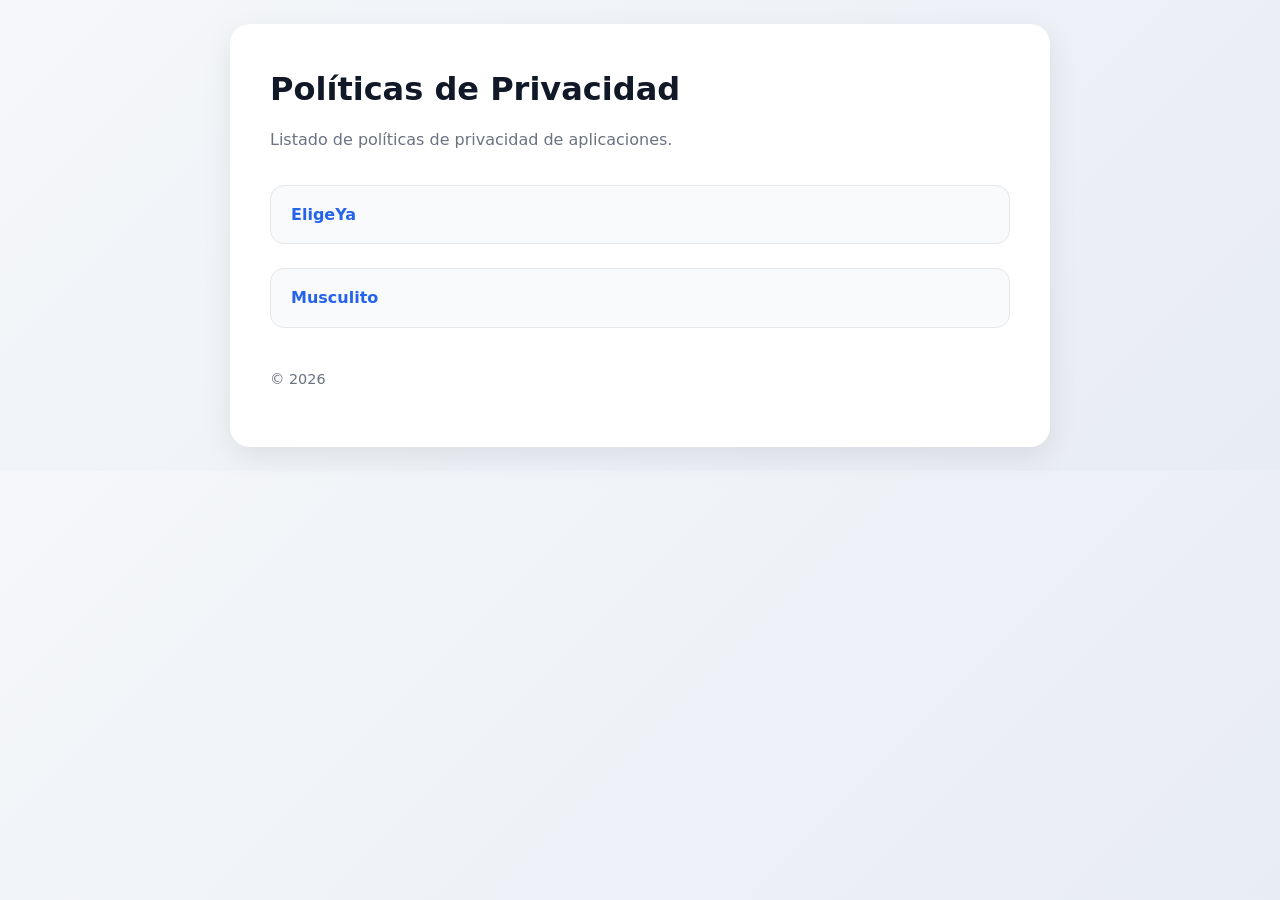
<file: index.html>
<!DOCTYPE html>
<html lang="es">
<head>
  <meta charset="UTF-8">
  <meta name="viewport" content="width=device-width, initial-scale=1.0">
  <title>Políticas de Privacidad</title>
  <link rel="stylesheet" href="./styles.css">
</head>
<body>
  <main class="container">
    <h1>Políticas de Privacidad</h1>
    <p class="date">Listado de políticas de privacidad de aplicaciones.</p>

    <ul class="app-list">
      <li><a href="./elige-ya/">EligeYa</a></li>
    </ul>

    <ul class="app-list">
      <li><a href="./musculito/">Musculito</a></li>
    </ul>
    
    <p class="footer">© 2026</p>
  </main>
</body>
</html>
</file>
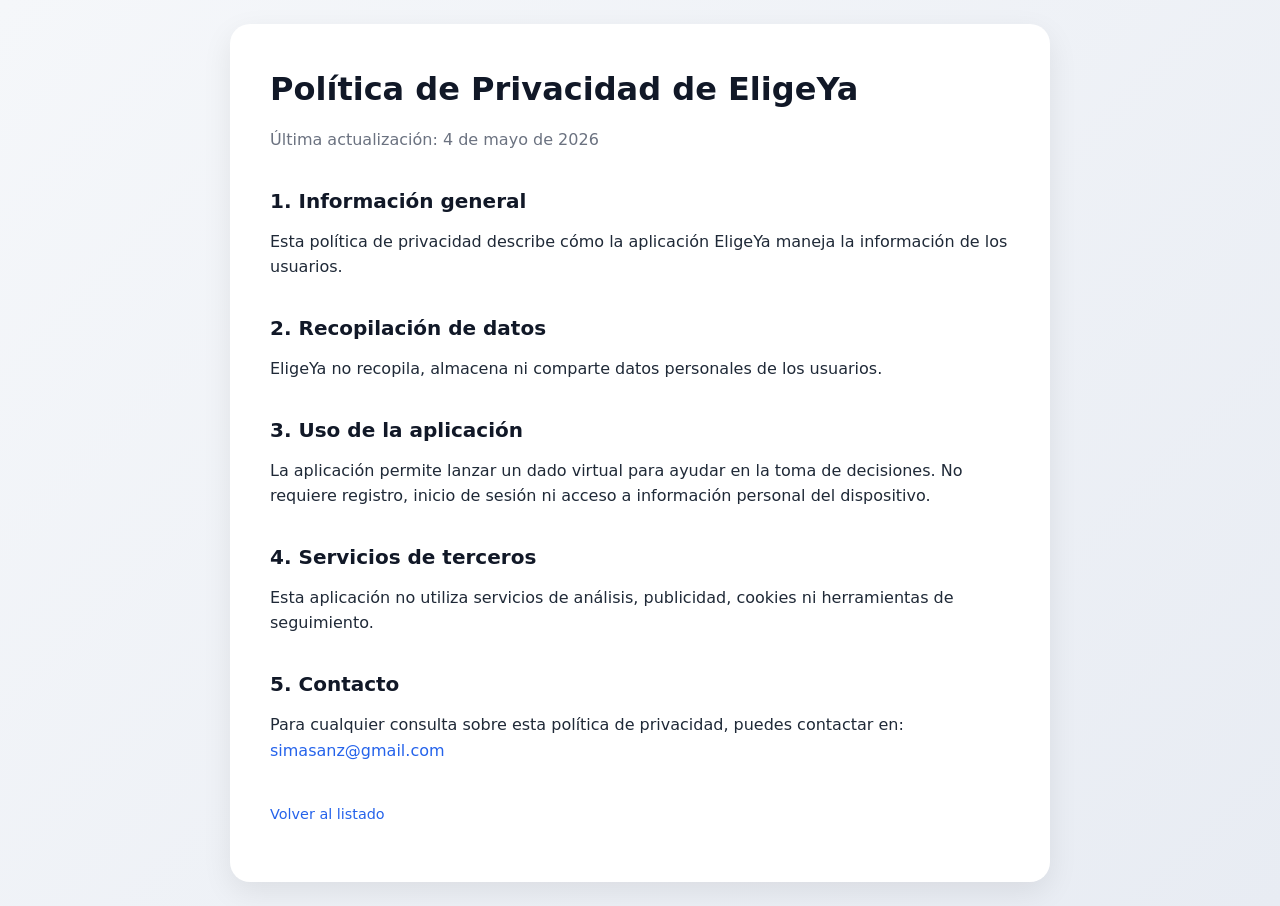
<file: elige-ya/index.html>
<!DOCTYPE html>
<html lang="es">
<head>
  <meta charset="UTF-8">
  <meta name="viewport" content="width=device-width, initial-scale=1.0">
  <title>Política de Privacidad - EligeYa</title>
  <link rel="stylesheet" href="../styles.css">
</head>
<body>
  <main class="container">
    <h1>Política de Privacidad de EligeYa</h1>
    <p class="date">Última actualización: 4 de mayo de 2026</p>

    <h2>1. Información general</h2>
    <p>
      Esta política de privacidad describe cómo la aplicación EligeYa maneja la información de los usuarios.
    </p>

    <h2>2. Recopilación de datos</h2>
    <p>
      EligeYa no recopila, almacena ni comparte datos personales de los usuarios.
    </p>

    <h2>3. Uso de la aplicación</h2>
    <p>
      La aplicación permite lanzar un dado virtual para ayudar en la toma de decisiones. No requiere registro, inicio de sesión ni acceso a información personal del dispositivo.
    </p>

    <h2>4. Servicios de terceros</h2>
    <p>
      Esta aplicación no utiliza servicios de análisis, publicidad, cookies ni herramientas de seguimiento.
    </p>

    <h2>5. Contacto</h2>
    <p>
      Para cualquier consulta sobre esta política de privacidad, puedes contactar en:
      <a href="mailto:simasanz@gmail.com">simasanz@gmail.com</a>
    </p>

    <p class="footer">
      <a href="../">Volver al listado</a>
    </p>
  </main>
</body>
</html>
</file>
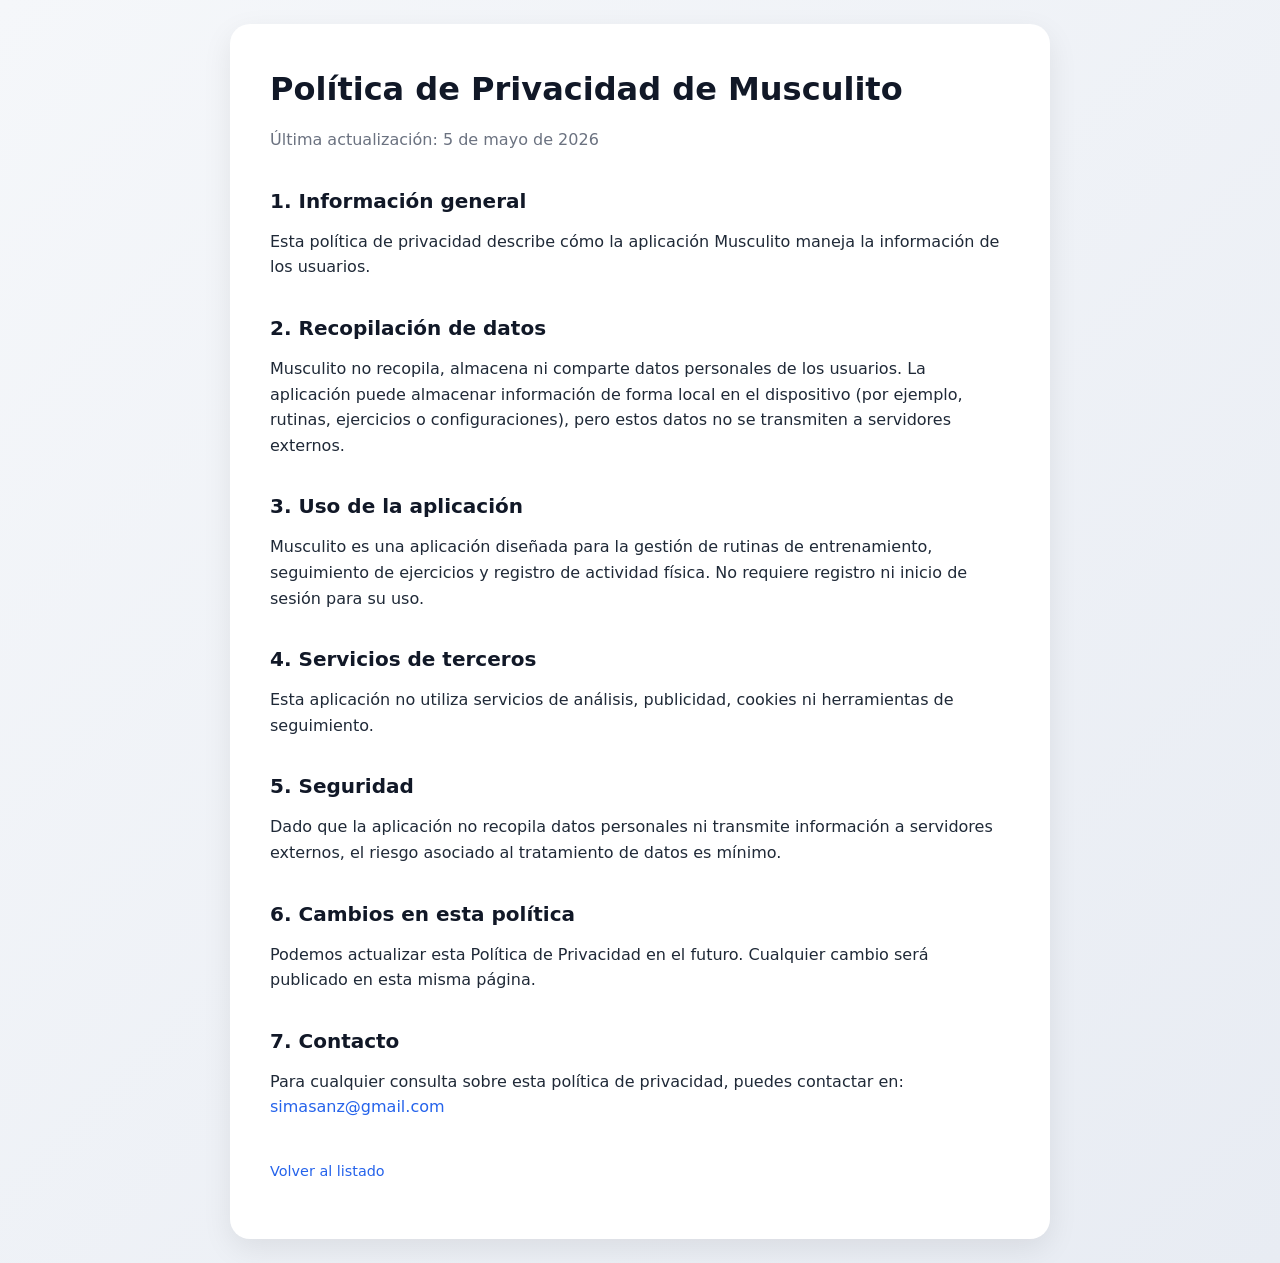
<file: musculito/index.html>
<!DOCTYPE html>
<html lang="es">
<head>
  <meta charset="UTF-8">
  <meta name="viewport" content="width=device-width, initial-scale=1.0">
  <title>Política de Privacidad - EligeYa</title>
  <link rel="stylesheet" href="../styles.css">
</head>
<body>
  <main class="container">
    <h1>Política de Privacidad de Musculito</h1>
    <p class="date">Última actualización: 5 de mayo de 2026</p>

    <h2>1. Información general</h2>
    <p>
      Esta política de privacidad describe cómo la aplicación Musculito maneja la información de los usuarios.
    </p>

    <h2>2. Recopilación de datos</h2>
    <p>
      Musculito no recopila, almacena ni comparte datos personales de los usuarios. La aplicación puede almacenar información de forma local en el dispositivo (por ejemplo, rutinas, ejercicios o configuraciones), pero estos datos no se transmiten a servidores externos.
    </p>

    <h2>3. Uso de la aplicación</h2>
    <p>
      Musculito es una aplicación diseñada para la gestión de rutinas de entrenamiento, seguimiento de ejercicios y registro de actividad física. No requiere registro ni inicio de sesión para su uso.
    </p>

    <h2>4. Servicios de terceros</h2>
    <p>
      Esta aplicación no utiliza servicios de análisis, publicidad, cookies ni herramientas de seguimiento.
    </p>

    <h2>5. Seguridad</h2>
    <p>
      Dado que la aplicación no recopila datos personales ni transmite información a servidores externos, el riesgo asociado al tratamiento de datos es mínimo.
    </p>
    
    <h2>6. Cambios en esta política</h2>
    <p>
      Podemos actualizar esta Política de Privacidad en el futuro. Cualquier cambio será publicado en esta misma página.
    </p>

    <h2>7. Contacto</h2>
    <p>
      Para cualquier consulta sobre esta política de privacidad, puedes contactar en:
      <a href="mailto:simasanz@gmail.com">simasanz@gmail.com</a>
    </p>

    <p class="footer">
      <a href="../">Volver al listado</a>
    </p>
  </main>
</body>
</html>
</file>
<file: styles.css>
* {
  box-sizing: border-box;
  margin: 0;
  padding: 0;
}

body {
  font-family: system-ui, -apple-system, BlinkMacSystemFont, "Segoe UI", sans-serif;
  background: linear-gradient(135deg, #f5f7fa, #e8ecf3);
  color: #1f2937;
  line-height: 1.6;
  padding: 24px;
}

.container {
  max-width: 820px;
  margin: 0 auto;
  background: #ffffff;
  padding: 40px;
  border-radius: 20px;
  box-shadow: 0 10px 30px rgba(0, 0, 0, 0.08);
}

h1 {
  font-size: 2rem;
  margin-bottom: 12px;
  color: #111827;
}

h2 {
  font-size: 1.25rem;
  margin-top: 32px;
  margin-bottom: 12px;
  color: #111827;
}

p {
  margin-bottom: 16px;
}

a {
  color: #2563eb;
  text-decoration: none;
}

a:hover {
  text-decoration: underline;
}

.date {
  color: #6b7280;
  margin-bottom: 32px;
}

.footer {
  margin-top: 40px;
  font-size: 0.9rem;
  color: #6b7280;
}

.app-list {
  list-style: none;
  margin-top: 24px;
}

.app-list li {
  margin-bottom: 12px;
}

.app-list a {
  display: block;
  padding: 16px 20px;
  background: #f9fafb;
  border: 1px solid #e5e7eb;
  border-radius: 14px;
  font-weight: 600;
}

.app-list a:hover {
  background: #eef2ff;
  text-decoration: none;
}

@media (max-width: 600px) {
  body {
    padding: 12px;
  }

  .container {
    padding: 24px;
    border-radius: 16px;
  }

  h1 {
    font-size: 1.6rem;
  }
}
</file>
